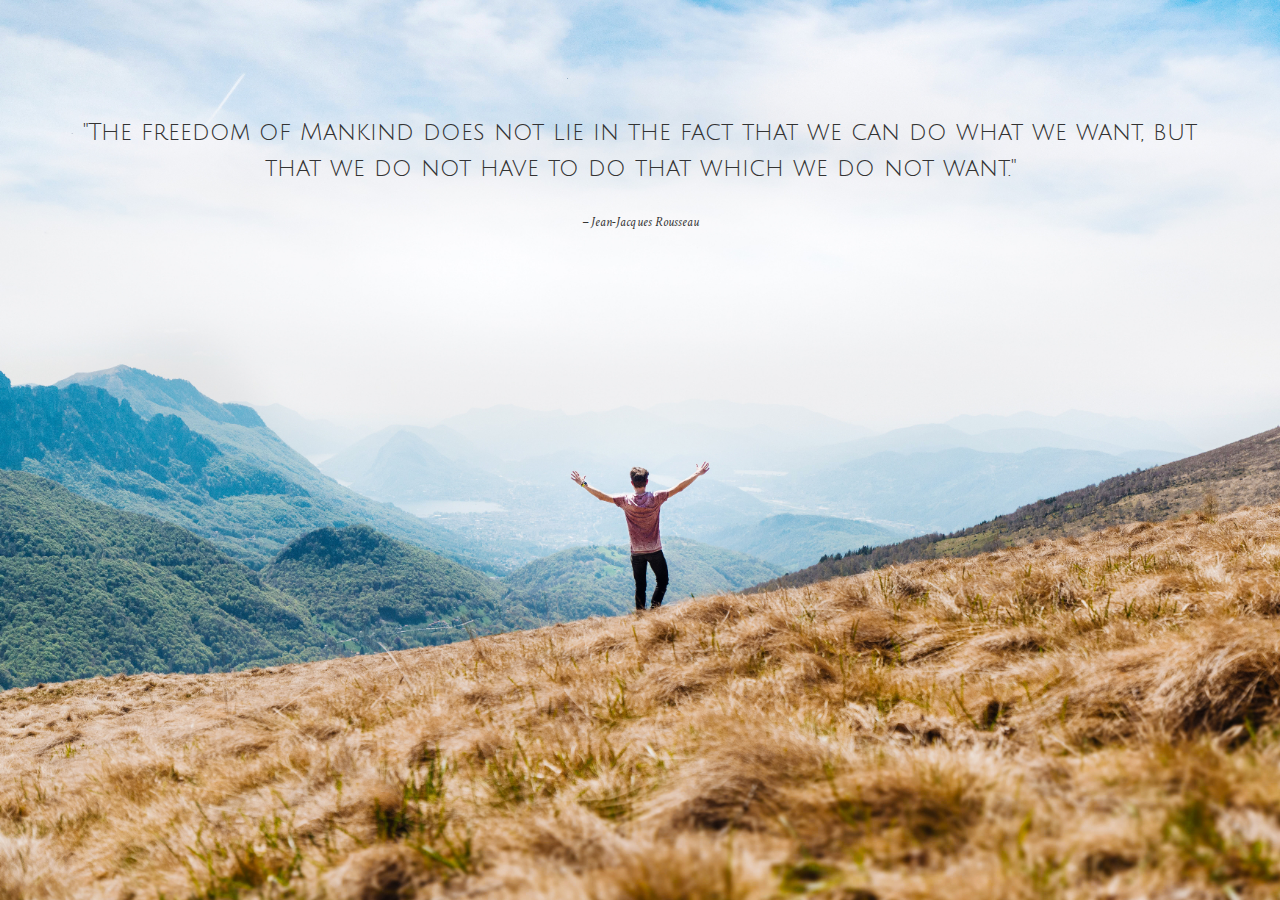
<file: index.html>
<!DOCTYPE html>
<html>
<head>
  <meta charset="utf-8">
  <title>Freedom</title>
  <meta name="viewport" content="width=device-width, initial-scale=1">
  <link rel="stylesheet" href="main.css">
  <link href="https://fonts.googleapis.com/css?family=Crimson+Text|Julius+Sans+One" rel="stylesheet">
</head>
<body>
  <div class="wrapper">
    <p class="quote">"The freedom of Mankind does not lie in the fact that we can do what we want, but that we do not have to do that which we do not want."</p>
    <p class="author"><small>– Jean-Jacques Rousseau</small></p>
  </div>
</body>
</html>
</file>
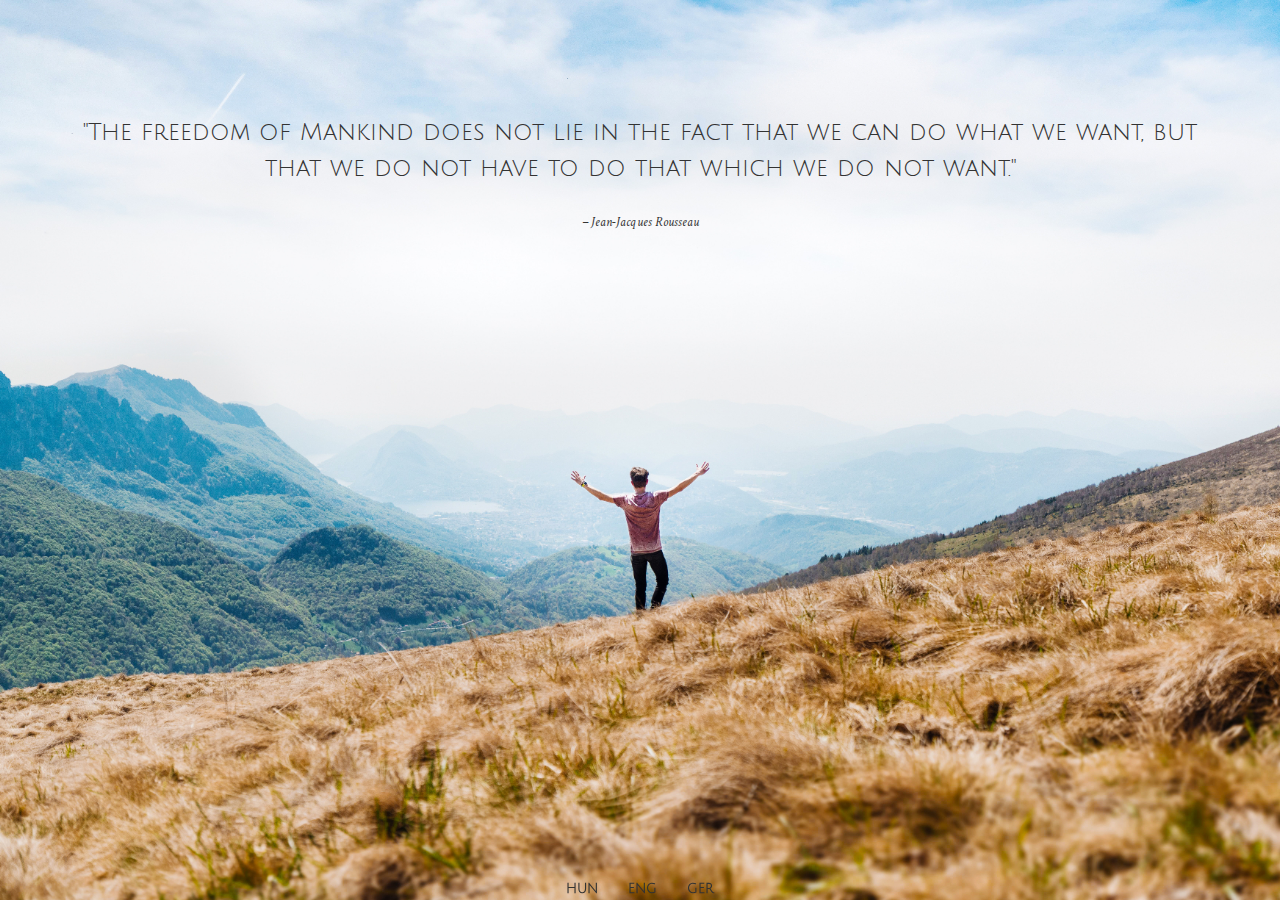
<file: index-eng.html>
<!DOCTYPE html>
<html>
<head>
  <meta charset="utf-8">
  <title>Freedom</title>
  <meta name="viewport" content="width=device-width, initial-scale=1">
  <link rel="stylesheet" href="main.css">
  <link href="https://fonts.googleapis.com/css?family=Crimson+Text|Julius+Sans+One" rel="stylesheet">
</head>
<body>
  <div class="wrapper">
    <p class="quote">"The freedom of Mankind does not lie in the fact that we can do what we want, but that we do not have to do that which we do not want."</p>
    <p class="author"><small>– Jean-Jacques Rousseau</small></p>
  </div>
  <nav>
    <a href="index.html">HUN</a>
    <a href="index-eng.html">ENG</a>
    <a href="index-ger.html">GER</a>
  </nav>
</body>
</html>
</file>
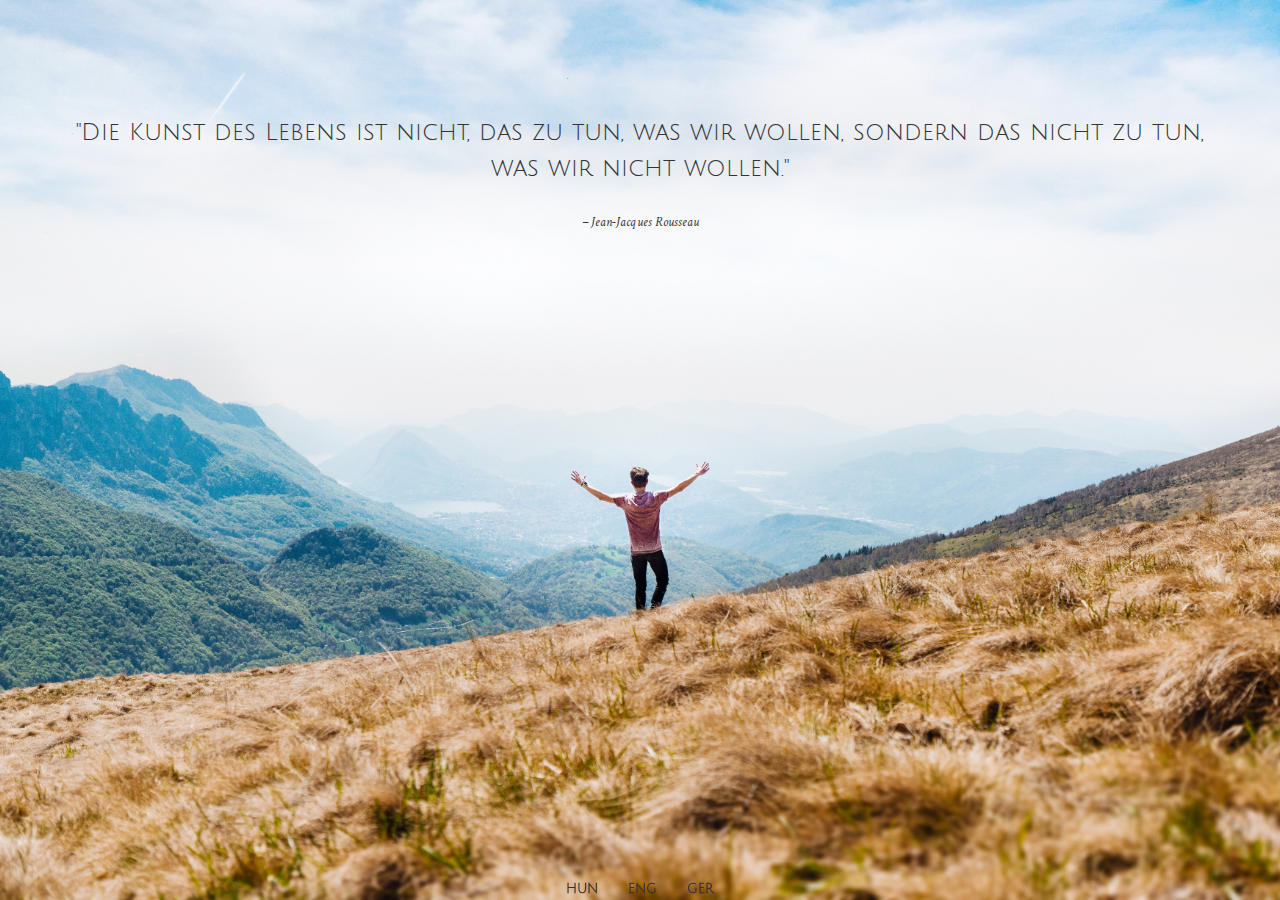
<file: index-ger.html>
<!DOCTYPE html>
<html>
<head>
  <meta charset="utf-8">
  <title>Freedom</title>
  <meta name="viewport" content="width=device-width, initial-scale=1">
  <link rel="stylesheet" href="main.css">
  <link href="https://fonts.googleapis.com/css?family=Crimson+Text|Julius+Sans+One" rel="stylesheet">
</head>
<body>
  <div class="wrapper">
    <p class="quote">"Die Kunst des Lebens ist nicht, das zu tun, was wir wollen, sondern das nicht zu tun, was wir nicht wollen."</p>
    <p class="author"><small>– Jean-Jacques Rousseau</small></p>
  </div>
  <nav>
    <a href="index.html">HUN</a>
    <a href="index-eng.html">ENG</a>
    <a href="index-ger.html">GER</a>
  </nav>
</body>
</html>
</file>
<file: main.css>
html,
body {
  margin: 0;
  padding: 0;
  font-size: 100%;
  line-height: 1.5;
}

body {
  width: 100%;
  height: 100vh;
  background: url('assets/freedom.jpg') no-repeat center;
  background-size: cover;
  color: #333;
  position: relative;
}

.wrapper {
  width: 90%;
  margin: 0 auto;
  text-align: center;
}

.quote {
  font-family: 'Julius Sans One', sans-serif;
  font-size: 1rem; 
}

.author {
  font-family: 'Crimson Text', serif;
  font-size: 0.7rem;
  font-style: italic;
}

nav {
  position: fixed;
  bottom: 0;
  right: 25vw;
  left: 25vw;
  padding: 0 auto 0 auto;
  text-align: center;
}

a {
  text-decoration: none;
  font-size: 0.8rem;
  font-family: 'Julius Sans One', sans-serif;
  font-weight: 700;
  margin: 0 1vw 0 1vw;
  color: #333;
}

a:hover {
  transition: all 0.3s ease-in-out;
  color: #fff;
}


@media (min-width: 500px) {
  .wrapper {
    padding-top: 10vh;
  }
  .quote {
    font-size: 1.5rem;
  }
  .author {
    font-size: 1rem;
  }
}
</file>
